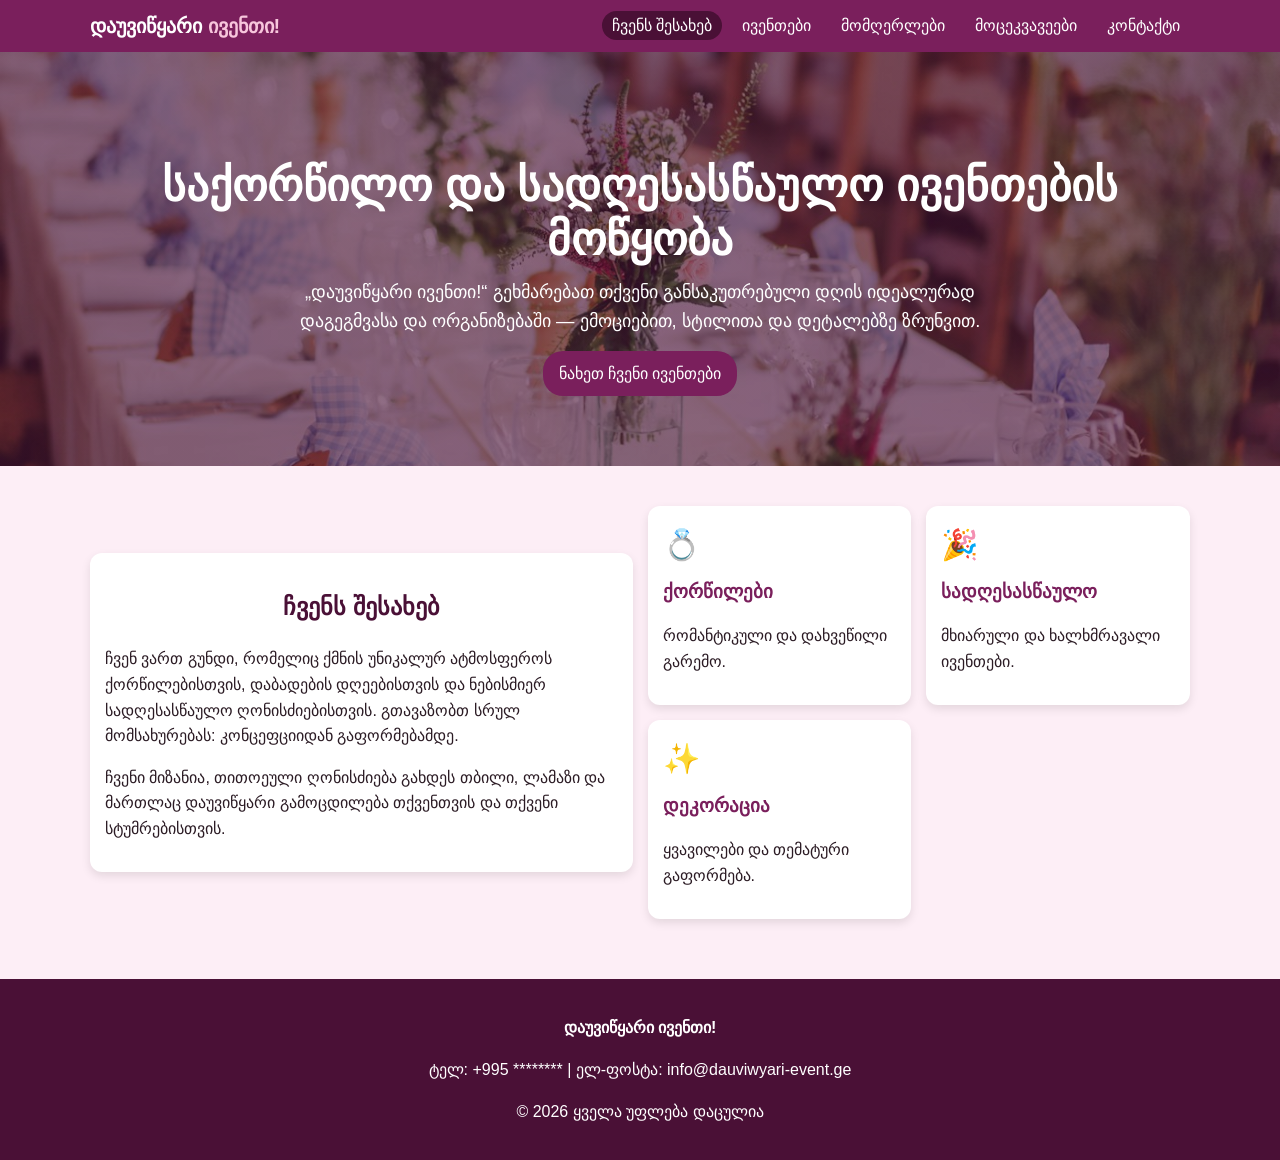
<file: index.html>
<!DOCTYPE html>
<html lang="ka">
<head>
  <meta charset="UTF-8">
  <meta name="viewport" content="width=device-width, initial-scale=1">
  <title>დაუვიწყარი ივენთი!</title>
  <link rel="stylesheet" href="style.css">
</head>
<body>
<div class="page-scale">
<header class="site-header">
  <div class="container nav-wrap">
    <a class="logo" href="index.html">დაუვიწყარი <span>ივენთი!</span></a>
    <ul class="nav">
      <li><a href="index.html" aria-current="page">ჩვენს შესახებ</a></li>
      <li><a href="events.html">ივენთები</a></li>
      <li><a href="singers.html">მომღერლები</a></li>
      <li><a href="dancers.html">მოცეკვავეები</a></li>
      <li><a href="contact.html">კონტაქტი</a></li>
    </ul>
  </div>
</header>

<main>
  <section class="hero" id="about">
    <div class="container">
      <h1>საქორწილო და სადღესასწაულო ივენთების მოწყობა</h1>
      <p>„დაუვიწყარი ივენთი!“ გეხმარებათ თქვენი განსაკუთრებული დღის იდეალურად დაგეგმვასა და ორგანიზებაში — ემოციებით, სტილითა და დეტალებზე ზრუნვით.</p>
      <a class="btn pulse" href="events.html">ნახეთ ჩვენი ივენთები</a>
    </div>
  </section>

  <section class="section">
    <div class="container about">
      <div class="about-box card">
        <h2>ჩვენს შესახებ</h2>
        <p>ჩვენ ვართ გუნდი, რომელიც ქმნის უნიკალურ ატმოსფეროს ქორწილებისთვის, დაბადების დღეებისთვის და ნებისმიერ სადღესასწაულო ღონისძიებისთვის. გთავაზობთ სრულ მომსახურებას: კონცეფციიდან გაფორმებამდე.</p>
        <p>ჩვენი მიზანია, თითოეული ღონისძიება გახდეს თბილი, ლამაზი და მართლაც დაუვიწყარი გამოცდილება თქვენთვის და თქვენი სტუმრებისთვის.</p>
      </div>
      <div class="grid">
        <div class="card"><div class="icon">💍</div><h3>ქორწილები</h3><p>რომანტიკული და დახვეწილი გარემო.</p></div>
        <div class="card"><div class="icon">🎉</div><h3>სადღესასწაულო</h3><p>მხიარული და ხალხმრავალი ივენთები.</p></div>
        <div class="card"><div class="icon">✨</div><h3>დეკორაცია</h3><p>ყვავილები და თემატური გაფორმება.</p></div>
      </div>
    </div>
  </section>
</main>

<footer class="site-footer">
  <div class="container">
    <p><strong>დაუვიწყარი ივენთი!</strong></p>
    <p>ტელ: +995 ******** | ელ-ფოსტა: info@dauviwyari-event.ge</p>
    <p>© 2026 ყველა უფლება დაცულია</p>
  </div>
</footer>
  <div class="resize-edge" id="resizeHandle" title="გაწიე მობილურის ზომამდე" aria-label="გვერდის სიგანის შეცვლა"></div>
</div>
<script>
  (function () {
    var handle = document.getElementById('resizeHandle');
    var page = document.querySelector('.page-scale');
    var dragging = false;

    function setWidth(clientX) {
      var rect = page.getBoundingClientRect();
      var left = rect.left;
      var width = Math.min(window.innerWidth - left - 8, Math.max(320, clientX - left));
      page.style.maxWidth = width + 'px';
    }

    handle.addEventListener('pointerdown', function (e) {
      dragging = true;
      handle.setPointerCapture(e.pointerId);
      document.body.style.userSelect = 'none';
      document.body.style.cursor = 'ew-resize';
    });

    handle.addEventListener('pointermove', function (e) {
      if (!dragging) return;
      setWidth(e.clientX);
    });

    function stop(e) {
      if (!dragging) return;
      dragging = false;
      document.body.style.userSelect = '';
      document.body.style.cursor = '';
      try { handle.releasePointerCapture(e.pointerId); } catch (err) {}
    }

    handle.addEventListener('pointerup', stop);
    handle.addEventListener('pointercancel', stop);

    handle.addEventListener('dblclick', function () {
      page.style.maxWidth = '320px';
    });
  })();
</script>
</body>
</html>
</file>
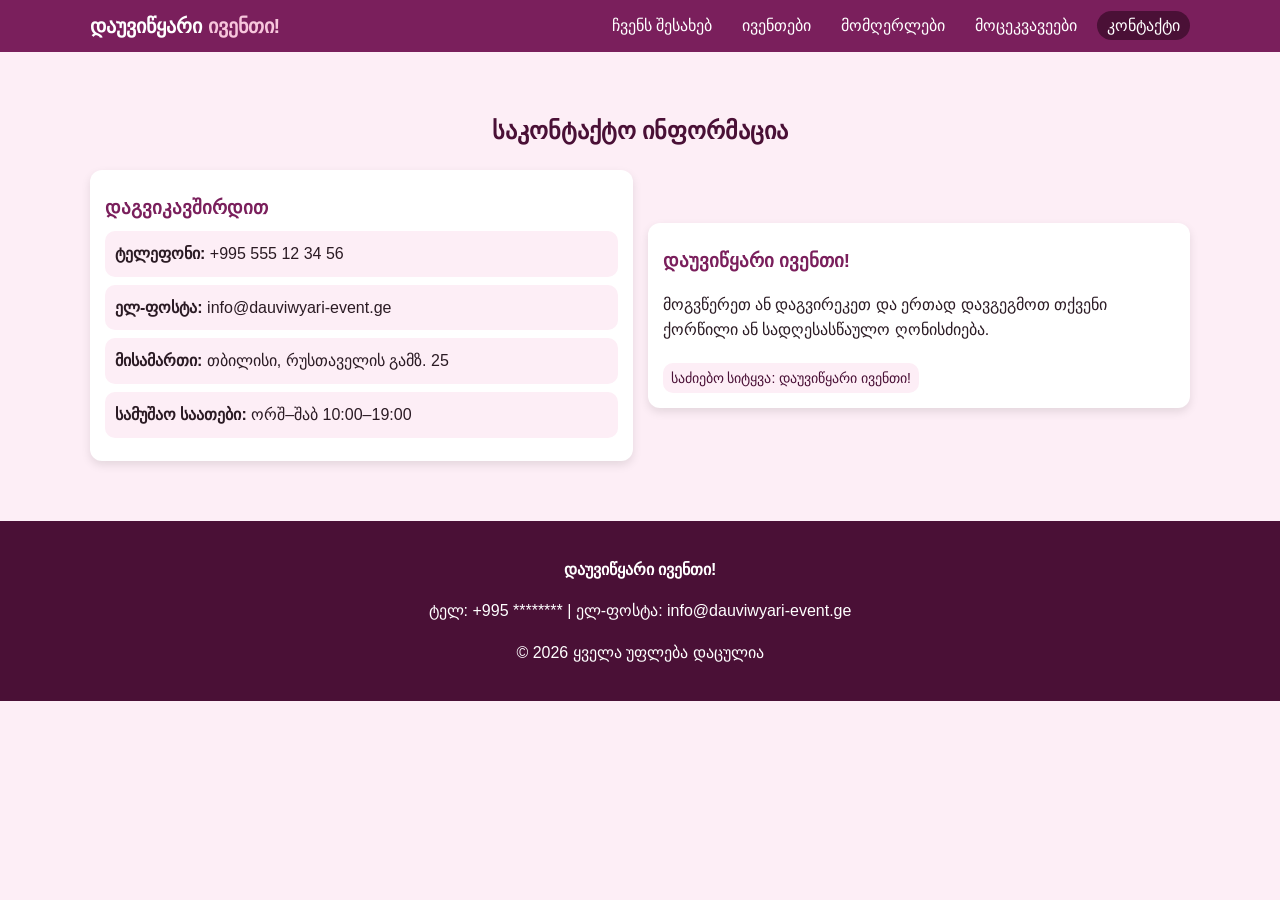
<file: contact.html>
<!DOCTYPE html>
<html lang="ka">
<head>
  <meta charset="UTF-8">
  <meta name="viewport" content="width=device-width, initial-scale=1">
  <title>კონტაქტი | დაუვიწყარი ივენთი!</title>
  <link rel="stylesheet" href="style.css">
</head>
<body>
<div class="page-scale">
<header class="site-header">
  <div class="container nav-wrap">
    <a class="logo" href="index.html">დაუვიწყარი <span>ივენთი!</span></a>
    <ul class="nav">
      <li><a href="index.html">ჩვენს შესახებ</a></li>
      <li><a href="events.html">ივენთები</a></li>
      <li><a href="singers.html">მომღერლები</a></li>
      <li><a href="dancers.html">მოცეკვავეები</a></li>
      <li><a href="contact.html" aria-current="page">კონტაქტი</a></li>
    </ul>
  </div>
</header>

<main>
  <section class="section" id="contact">
    <div class="container">
      <h2>საკონტაქტო ინფორმაცია</h2>
      <div class="about">
        <div class="card">
          <h3>დაგვიკავშირდით</h3>
          <ul class="contact-list">
            <li><strong>ტელეფონი:</strong> <a href="tel:+995555123456">+995 555 12 34 56</a></li>
            <li><strong>ელ-ფოსტა:</strong> <a href="mailto:info@dauviwyari-event.ge">info@dauviwyari-event.ge</a></li>
            <li><strong>მისამართი:</strong> თბილისი, რუსთაველის გამზ. 25</li>
            <li><strong>სამუშაო საათები:</strong> ორშ–შაბ 10:00–19:00</li>
          </ul>
        </div>
        <div class="about-box card">
          <h3>დაუვიწყარი ივენთი!</h3>
          <p>მოგვწერეთ ან დაგვირეკეთ და ერთად დავგეგმოთ თქვენი ქორწილი ან სადღესასწაულო ღონისძიება.</p>
          <p class="tag">საძიებო სიტყვა: დაუვიწყარი ივენთი!</p>
        </div>
      </div>
    </div>
  </section>
</main>

<footer class="site-footer">
  <div class="container">
    <p><strong>დაუვიწყარი ივენთი!</strong></p>
    <p>ტელ: +995 ******** | ელ-ფოსტა: info@dauviwyari-event.ge</p>
    <p>© 2026 ყველა უფლება დაცულია</p>
  </div>
</footer>
  <div class="resize-edge" id="resizeHandle" title="გაწიე მობილურის ზომამდე" aria-label="გვერდის სიგანის შეცვლა"></div>
</div>
<script>
  (function () {
    var handle = document.getElementById('resizeHandle');
    var page = document.querySelector('.page-scale');
    var dragging = false;

    function setWidth(clientX) {
      var rect = page.getBoundingClientRect();
      var left = rect.left;
      var width = Math.min(window.innerWidth - left - 8, Math.max(320, clientX - left));
      page.style.maxWidth = width + 'px';
    }

    handle.addEventListener('pointerdown', function (e) {
      dragging = true;
      handle.setPointerCapture(e.pointerId);
      document.body.style.userSelect = 'none';
      document.body.style.cursor = 'ew-resize';
    });

    handle.addEventListener('pointermove', function (e) {
      if (!dragging) return;
      setWidth(e.clientX);
    });

    function stop(e) {
      if (!dragging) return;
      dragging = false;
      document.body.style.userSelect = '';
      document.body.style.cursor = '';
      try { handle.releasePointerCapture(e.pointerId); } catch (err) {}
    }

    handle.addEventListener('pointerup', stop);
    handle.addEventListener('pointercancel', stop);

    handle.addEventListener('dblclick', function () {
      page.style.maxWidth = '320px';
    });
  })();
</script>
</body>
</html>
</file>
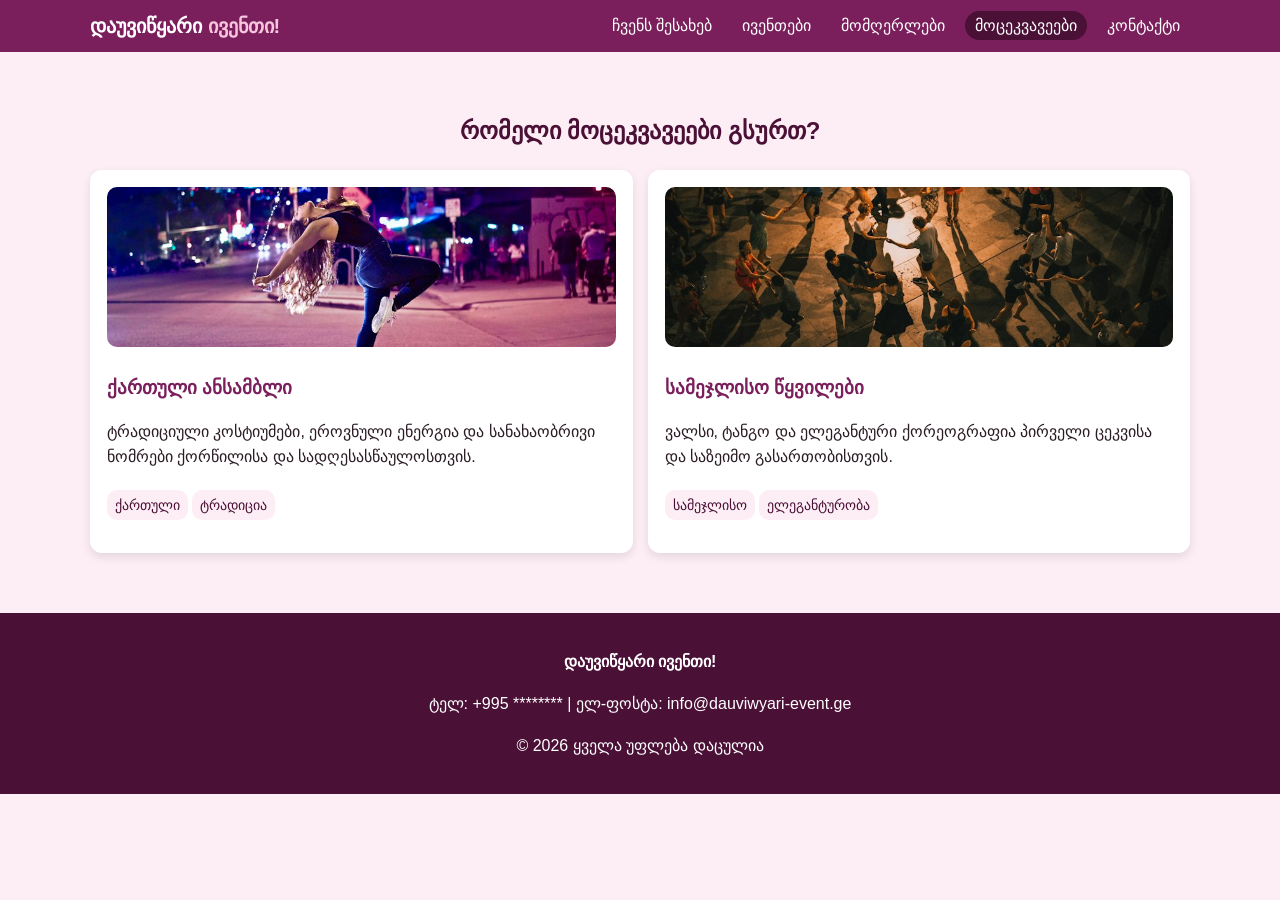
<file: dancers.html>
<!DOCTYPE html>
<html lang="ka">
<head>
  <meta charset="UTF-8">
  <meta name="viewport" content="width=device-width, initial-scale=1">
  <title>მოცეკვავეები | დაუვიწყარი ივენთი!</title>
  <link rel="stylesheet" href="style.css">
</head>
<body>
<div class="page-scale">
<header class="site-header">
  <div class="container nav-wrap">
    <a class="logo" href="index.html">დაუვიწყარი <span>ივენთი!</span></a>
    <ul class="nav">
      <li><a href="index.html">ჩვენს შესახებ</a></li>
      <li><a href="events.html">ივენთები</a></li>
      <li><a href="singers.html">მომღერლები</a></li>
      <li><a href="dancers.html" aria-current="page">მოცეკვავეები</a></li>
      <li><a href="contact.html">კონტაქტი</a></li>
    </ul>
  </div>
</header>

<main>
  <section class="section" id="dancers">
    <div class="container">
      <h2>რომელი მოცეკვავეები გსურთ?</h2>
      <div class="grid">
        <article class="card choice"><img src="images/100.jpg" alt="ქართული ცეკვები"><h3>ქართული ანსამბლი</h3><p>ტრადიციული კოსტიუმები, ეროვნული ენერგია და სანახაობრივი ნომრები ქორწილისა და სადღესასწაულოსთვის.</p><p><span class="tag">ქართული</span><span class="tag">ტრადიცია</span></p></article>
        <article class="card choice"><img src="images/200.jpg" alt="სამეჯლისო ცეკვები"><h3>სამეჯლისო წყვილები</h3><p>ვალსი, ტანგო და ელეგანტური ქორეოგრაფია პირველი ცეკვისა და საზეიმო გასართობისთვის.</p><p><span class="tag">სამეჯლისო</span><span class="tag">ელეგანტურობა</span></p></article>
      </div>
    </div>
  </section>
</main>

<footer class="site-footer">
  <div class="container">
    <p><strong>დაუვიწყარი ივენთი!</strong></p>
    <p>ტელ: +995 ******** | ელ-ფოსტა: info@dauviwyari-event.ge</p>
    <p>© 2026 ყველა უფლება დაცულია</p>
  </div>
</footer>
  <div class="resize-edge" id="resizeHandle" title="გაწიე მობილურის ზომამდე" aria-label="გვერდის სიგანის შეცვლა"></div>
</div>
<script>
  (function () {
    var handle = document.getElementById('resizeHandle');
    var page = document.querySelector('.page-scale');
    var dragging = false;

    function setWidth(clientX) {
      var rect = page.getBoundingClientRect();
      var left = rect.left;
      var width = Math.min(window.innerWidth - left - 8, Math.max(320, clientX - left));
      page.style.maxWidth = width + 'px';
    }

    handle.addEventListener('pointerdown', function (e) {
      dragging = true;
      handle.setPointerCapture(e.pointerId);
      document.body.style.userSelect = 'none';
      document.body.style.cursor = 'ew-resize';
    });

    handle.addEventListener('pointermove', function (e) {
      if (!dragging) return;
      setWidth(e.clientX);
    });

    function stop(e) {
      if (!dragging) return;
      dragging = false;
      document.body.style.userSelect = '';
      document.body.style.cursor = '';
      try { handle.releasePointerCapture(e.pointerId); } catch (err) {}
    }

    handle.addEventListener('pointerup', stop);
    handle.addEventListener('pointercancel', stop);

    handle.addEventListener('dblclick', function () {
      page.style.maxWidth = '320px';
    });
  })();
</script>
</body>
</html>
</file>
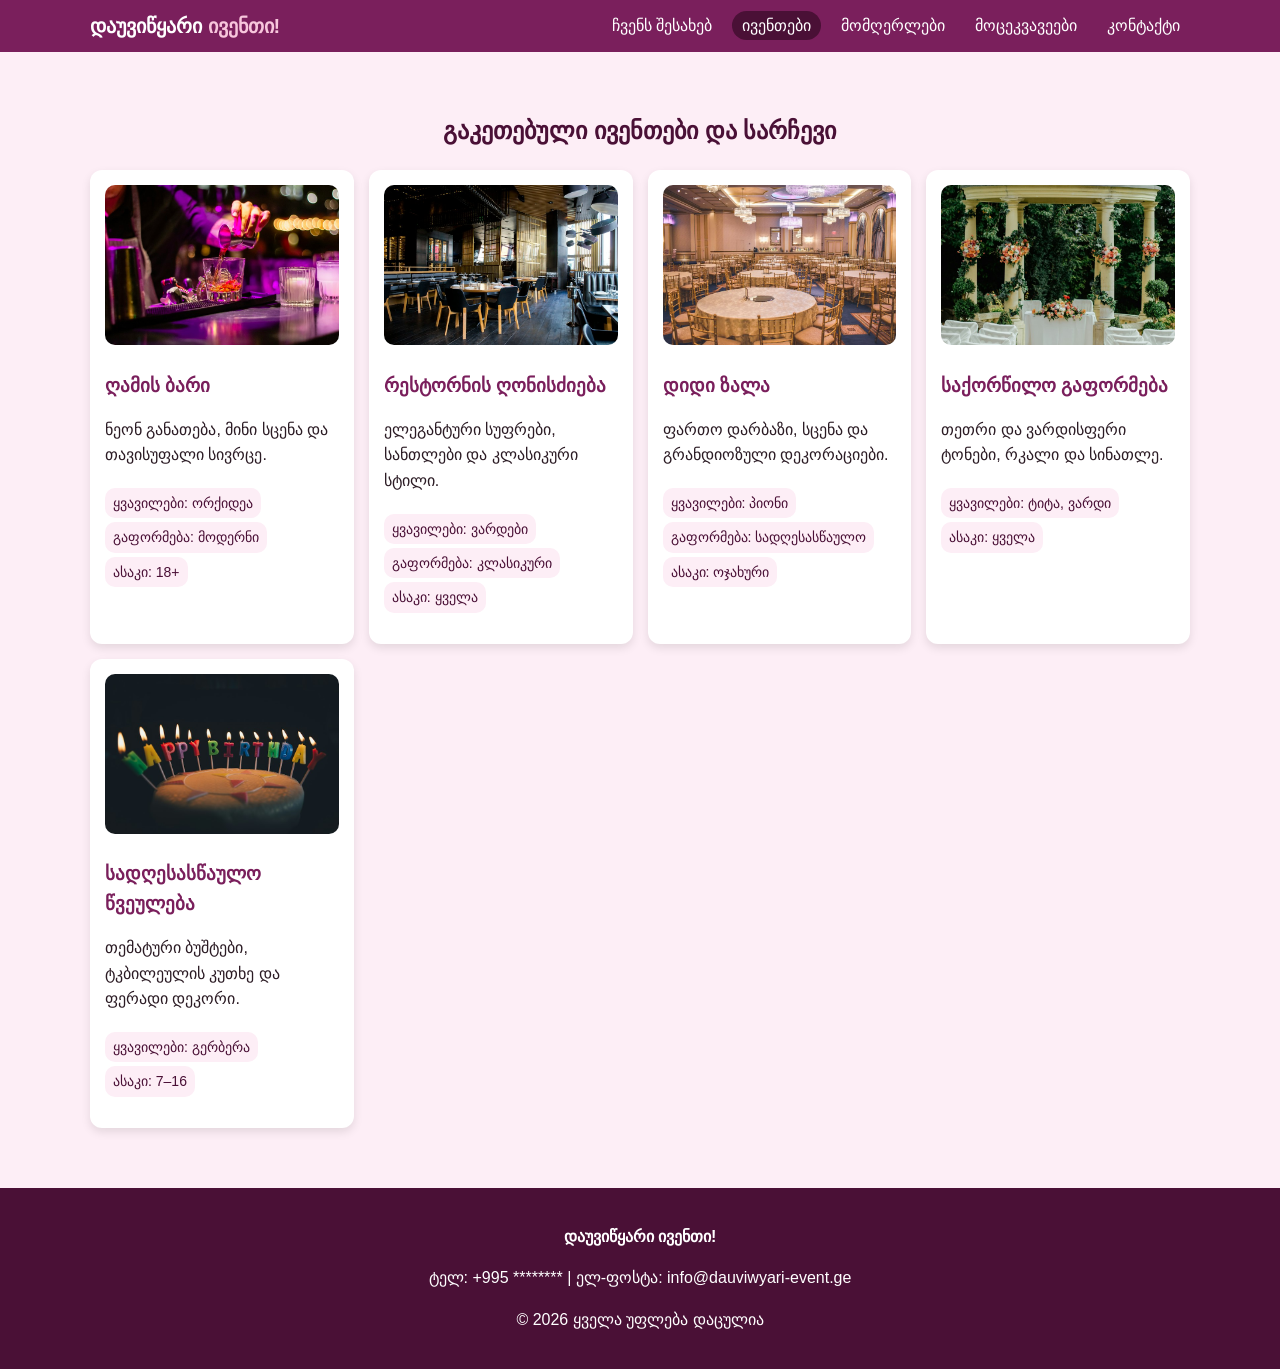
<file: events.html>
<!DOCTYPE html>
<html lang="ka">
<head>
  <meta charset="UTF-8">
  <meta name="viewport" content="width=device-width, initial-scale=1">
  <title>ივენთები | დაუვიწყარი ივენთი!</title>
  <link rel="stylesheet" href="style.css">
</head>
<body>
<div class="page-scale">
<header class="site-header">
  <div class="container nav-wrap">
    <a class="logo" href="index.html">დაუვიწყარი <span>ივენთი!</span></a>
    <ul class="nav">
      <li><a href="index.html">ჩვენს შესახებ</a></li>
      <li><a href="events.html" aria-current="page">ივენთები</a></li>
      <li><a href="singers.html">მომღერლები</a></li>
      <li><a href="dancers.html">მოცეკვავეები</a></li>
      <li><a href="contact.html">კონტაქტი</a></li>
    </ul>
  </div>
</header>

<main>
  <section class="section" id="events">
    <div class="container">
      <h2>გაკეთებული ივენთები და სარჩევი</h2>
      <div class="grid">
        <article class="card"><img src="images/111.jpg" alt="ღამის ბარი"><h3>ღამის ბარი</h3><p>ნეონ განათება, მინი სცენა და თავისუფალი სივრცე.</p><p><span class="tag">ყვავილები: ორქიდეა</span><span class="tag">გაფორმება: მოდერნი</span><span class="tag">ასაკი: 18+</span></p></article>
        <article class="card"><img src="images/222.jpg" alt="რესტორანი"><h3>რესტორნის ღონისძიება</h3><p>ელეგანტური სუფრები, სანთლები და კლასიკური სტილი.</p><p><span class="tag">ყვავილები: ვარდები</span><span class="tag">გაფორმება: კლასიკური</span><span class="tag">ასაკი: ყველა</span></p></article>
        <article class="card"><img src="images/333.jpg" alt="დიდი ზალა"><h3>დიდი ზალა</h3><p>ფართო დარბაზი, სცენა და გრანდიოზული დეკორაციები.</p><p><span class="tag">ყვავილები: პიონი</span><span class="tag">გაფორმება: სადღესასწაულო</span><span class="tag">ასაკი: ოჯახური</span></p></article>
        <article class="card"><img src="images/444.jpg" alt="საქორწილო გაფორმება"><h3>საქორწილო გაფორმება</h3><p>თეთრი და ვარდისფერი ტონები, რკალი და სინათლე.</p><p><span class="tag">ყვავილები: ტიტა, ვარდი</span><span class="tag">ასაკი: ყველა</span></p></article>
        <article class="card"><img src="images/555.jpg" alt="დაბადების დღე"><h3>სადღესასწაულო წვეულება</h3><p>თემატური ბუშტები, ტკბილეულის კუთხე და ფერადი დეკორი.</p><p><span class="tag">ყვავილები: გერბერა</span><span class="tag">ასაკი: 7–16</span></p></article>
      </div>
    </div>
  </section>
</main>

<footer class="site-footer">
  <div class="container">
    <p><strong>დაუვიწყარი ივენთი!</strong></p>
    <p>ტელ: +995 ******** | ელ-ფოსტა: info@dauviwyari-event.ge</p>
    <p>© 2026 ყველა უფლება დაცულია</p>
  </div>
</footer>
  <div class="resize-edge" id="resizeHandle" title="გაწიე მობილურის ზომამდე" aria-label="გვერდის სიგანის შეცვლა"></div>
</div>
<script>
  (function () {
    var handle = document.getElementById('resizeHandle');
    var page = document.querySelector('.page-scale');
    var dragging = false;

    function setWidth(clientX) {
      var rect = page.getBoundingClientRect();
      var left = rect.left;
      var width = Math.min(window.innerWidth - left - 8, Math.max(320, clientX - left));
      page.style.maxWidth = width + 'px';
    }

    handle.addEventListener('pointerdown', function (e) {
      dragging = true;
      handle.setPointerCapture(e.pointerId);
      document.body.style.userSelect = 'none';
      document.body.style.cursor = 'ew-resize';
    });

    handle.addEventListener('pointermove', function (e) {
      if (!dragging) return;
      setWidth(e.clientX);
    });

    function stop(e) {
      if (!dragging) return;
      dragging = false;
      document.body.style.userSelect = '';
      document.body.style.cursor = '';
      try { handle.releasePointerCapture(e.pointerId); } catch (err) {}
    }

    handle.addEventListener('pointerup', stop);
    handle.addEventListener('pointercancel', stop);

    handle.addEventListener('dblclick', function () {
      page.style.maxWidth = '320px';
    });
  })();
</script>
</body>
</html>
</file>
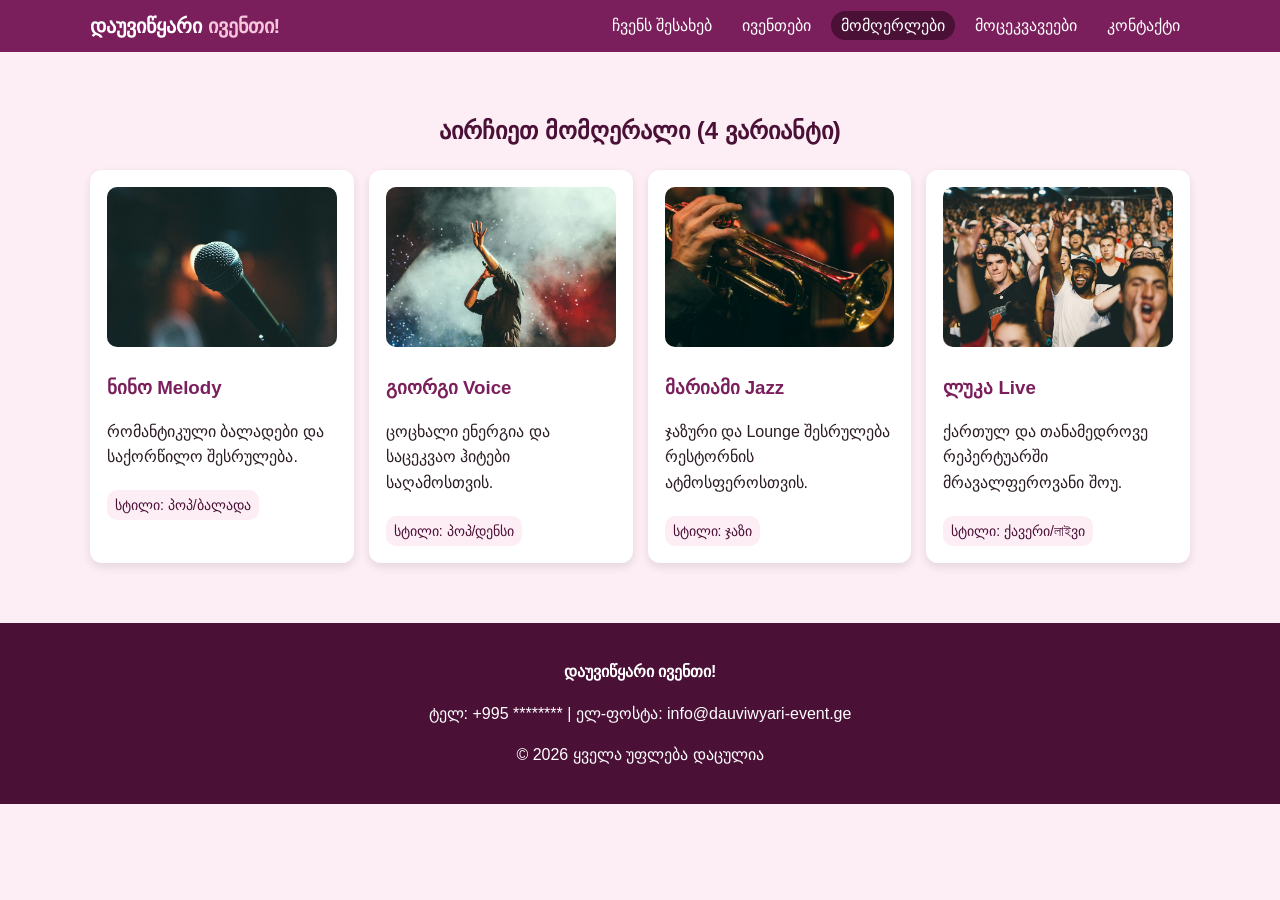
<file: singers.html>
<!DOCTYPE html>
<html lang="ka">
<head>
  <meta charset="UTF-8">
  <meta name="viewport" content="width=device-width, initial-scale=1">
  <title>მომღერლები | დაუვიწყარი ივენთი!</title>
  <link rel="stylesheet" href="style.css">
</head>
<body>
<div class="page-scale">
<header class="site-header">
  <div class="container nav-wrap">
    <a class="logo" href="index.html">დაუვიწყარი <span>ივენთი!</span></a>
    <ul class="nav">
      <li><a href="index.html">ჩვენს შესახებ</a></li>
      <li><a href="events.html">ივენთები</a></li>
      <li><a href="singers.html" aria-current="page">მომღერლები</a></li>
      <li><a href="dancers.html">მოცეკვავეები</a></li>
      <li><a href="contact.html">კონტაქტი</a></li>
    </ul>
  </div>
</header>

<main>
  <section class="section" id="singers">
    <div class="container">
      <h2>აირჩიეთ მომღერალი (4 ვარიანტი)</h2>
      <div class="grid">
        <article class="card choice"><img src="images/666 Melody.jpg" alt="ნინო Melody"><h3>ნინო Melody</h3><p>რომანტიკული ბალადები და საქორწილო შესრულება.</p><span class="tag">სტილი: პოპ/ბალადა</span></article>
        <article class="card choice"><img src="images/777 Voice.jpg" alt="გიორგი Voice"><h3>გიორგი Voice</h3><p>ცოცხალი ენერგია და საცეკვაო ჰიტები საღამოსთვის.</p><span class="tag">სტილი: პოპ/დენსი</span></article>
        <article class="card choice"><img src="images/888 Jazz.jpg" alt="მარიამი Jazz"><h3>მარიამი Jazz</h3><p>ჯაზური და Lounge შესრულება რესტორნის ატმოსფეროსთვის.</p><span class="tag">სტილი: ჯაზი</span></article>
        <article class="card choice"><img src="images/999 Live.jpg" alt="ლუკა Live"><h3>ლუკა Live</h3><p>ქართულ და თანამედროვე რეპერტუარში მრავალფეროვანი შოუ.</p><span class="tag">სტილი: ქავერი/লাইვი</span></article>
      </div>
    </div>
  </section>
</main>

<footer class="site-footer">
  <div class="container">
    <p><strong>დაუვიწყარი ივენთი!</strong></p>
    <p>ტელ: +995 ******** | ელ-ფოსტა: info@dauviwyari-event.ge</p>
    <p>© 2026 ყველა უფლება დაცულია</p>
  </div>
</footer>
  <div class="resize-edge" id="resizeHandle" title="გაწიე მობილურის ზომამდე" aria-label="გვერდის სიგანის შეცვლა"></div>
</div>
<script>
  (function () {
    var handle = document.getElementById('resizeHandle');
    var page = document.querySelector('.page-scale');
    var dragging = false;

    function setWidth(clientX) {
      var rect = page.getBoundingClientRect();
      var left = rect.left;
      var width = Math.min(window.innerWidth - left - 8, Math.max(320, clientX - left));
      page.style.maxWidth = width + 'px';
    }

    handle.addEventListener('pointerdown', function (e) {
      dragging = true;
      handle.setPointerCapture(e.pointerId);
      document.body.style.userSelect = 'none';
      document.body.style.cursor = 'ew-resize';
    });

    handle.addEventListener('pointermove', function (e) {
      if (!dragging) return;
      setWidth(e.clientX);
    });

    function stop(e) {
      if (!dragging) return;
      dragging = false;
      document.body.style.userSelect = '';
      document.body.style.cursor = '';
      try { handle.releasePointerCapture(e.pointerId); } catch (err) {}
    }

    handle.addEventListener('pointerup', stop);
    handle.addEventListener('pointercancel', stop);

    handle.addEventListener('dblclick', function () {
      page.style.maxWidth = '320px';
    });
  })();
</script>
</body>
</html>
</file>
<file: style.css>
body {
  margin: 0;
  font-family: Arial, sans-serif;
  background-color: #fdeef6;
  color: #2b1b24;
  line-height: 1.6;
  overflow-x: hidden;
}

.page-scale {
  position: relative;
  width: 100%;
  max-width: 100%;
  margin: 0 auto;
  transition: max-width 0.05s linear;
}

.resize-edge {
  position: absolute;
  top: 0;
  right: 0;
  width: 12px;
  height: 100%;
  cursor: ew-resize;
  z-index: 1000;
  touch-action: none;
  background: transparent;
}

html {
  scroll-behavior: smooth;
}

* {
  box-sizing: border-box;
}

img {
  max-width: 100%;
}

a {
  color: inherit;
  text-decoration: none;
}

.container {
  width: 90%;
  max-width: 1100px;
  margin: auto;
}

.site-header {
  background-color: #7a1f5c;
  color: white;
  position: sticky;
  top: 0;
}

.nav-wrap {
  display: flex;
  justify-content: space-between;
  align-items: center;
  padding: 10px 0;
  gap: 10px;
}

.logo {
  font-size: 20px;
  font-weight: bold;
}

.logo span {
  color: #f7c6dc;
}

.nav {
  list-style: none;
  display: flex;
  gap: 10px;
  margin: 0;
  padding: 0;
  flex-wrap: wrap;
}

.nav a {
  padding: 6px 10px;
  border-radius: 15px;
  transition: 0.3s;
  cursor: pointer;
}

.nav a:hover,
.nav a[aria-current="page"] {
  background-color: #4a1036;
}

.hero {
  text-align: center;
  padding: 70px 0;
  color: white;
  background-image: linear-gradient(rgba(74, 16, 54, 0.6), rgba(74, 16, 54, 0.6)), url("მთავარი ფონი.jpg");
  background-size: cover;
  background-position: center;
}

.hero h1 {
  color: white;
  margin-bottom: 10px;
  font-size: clamp(1.8rem, 5vw, 2.8rem);
  line-height: 1.2;
  overflow-wrap: anywhere;
}

.hero p {
  max-width: 700px;
  margin: 0 auto 15px;
  font-size: clamp(1rem, 2.8vw, 1.15rem);
}

.btn {
  display: inline-block;
  background-color: #7a1f5c;
  color: white;
  padding: 10px 16px;
  border-radius: 20px;
  transition: 0.3s;
  cursor: pointer;
}

.btn:hover {
  background-color: #4a1036;
}

.section {
  padding: 40px 0;
}

.section h2 {
  text-align: center;
  color: #4a1036;
  margin-bottom: 20px;
}

.grid {
  display: grid;
  grid-template-columns: repeat(auto-fit, minmax(min(220px, 100%), 1fr));
  gap: 15px;
}

.about {
  display: grid;
  grid-template-columns: 1fr 1fr;
  gap: 15px;
  align-items: center;
}

.card {
  background-color: white;
  padding: 15px;
  border-radius: 12px;
  box-shadow: 0 4px 10px rgba(0, 0, 0, 0.1);
  animation: fadeUp 0.8s;
  cursor: pointer;
  overflow: hidden;
}

.card h3 {
  color: #7a1f5c;
  margin: 8px 0;
}

.icon {
  font-size: 30px;
}

.banner {
  height: 120px;
  background-color: #f7c6dc;
  border-radius: 10px;
  display: flex;
  align-items: center;
  justify-content: center;
  font-weight: bold;
  color: #4a1036;
  margin-bottom: 10px;
}

.card img {
  width: 100%;
  height: 160px;
  object-fit: cover;
  border-radius: 10px;
  margin-bottom: 10px;
  transition: transform 0.3s;
}

.card:hover img {
  transform: scale(1.08);
}

.tag {
  display: inline-block;
  background-color: #fdeef6;
  color: #4a1036;
  padding: 4px 8px;
  border-radius: 10px;
  font-size: 14px;
  margin: 4px 4px 0 0;
}

.choice {
  border: 2px solid transparent;
  transition: 0.3s;
}

.choice:hover {
  border-color: #d4a64e;
  transform: translateY(-3px);
}

.about-box {
  background-color: white;
  padding: 15px;
  border-radius: 12px;
}

.contact-list {
  list-style: none;
  padding: 0;
  margin: 0;
}

.contact-list li {
  background-color: #fdeef6;
  padding: 10px;
  border-radius: 10px;
  margin-bottom: 8px;
  overflow-wrap: anywhere;
}

.site-footer {
  background-color: #4a1036;
  color: white;
  text-align: center;
  padding: 20px 0;
  margin-top: 20px;
}

.pulse {
  animation: pulse 2s infinite;
}

@keyframes fadeUp {
  from {
    opacity: 0;
    transform: translateY(20px);
  }
  to {
    opacity: 1;
    transform: translateY(0);
  }
}

@keyframes pulse {
  0% {
    transform: scale(1);
  }
  50% {
    transform: scale(1.03);
  }
  100% {
    transform: scale(1);
  }
}

@media (max-width: 900px) {
  .about {
    grid-template-columns: 1fr;
  }
}

@media (max-width: 700px) {
  .nav-wrap {
    flex-direction: column;
    align-items: stretch;
  }

  .nav {
    width: 100%;
    justify-content: center;
  }

  .nav a {
    display: block;
  }
}

@media (max-width: 480px) {
  .container {
    width: min(100% - 24px, 1100px);
  }

  .hero {
    padding: 45px 0;
  }

  .section {
    padding: 28px 0;
  }

  .card {
    padding: 12px;
  }

  .card img {
    height: 140px;
  }

  .nav {
    gap: 6px;
  }

  .nav a {
    padding: 8px 10px;
    font-size: 14px;
  }
}
</file>
